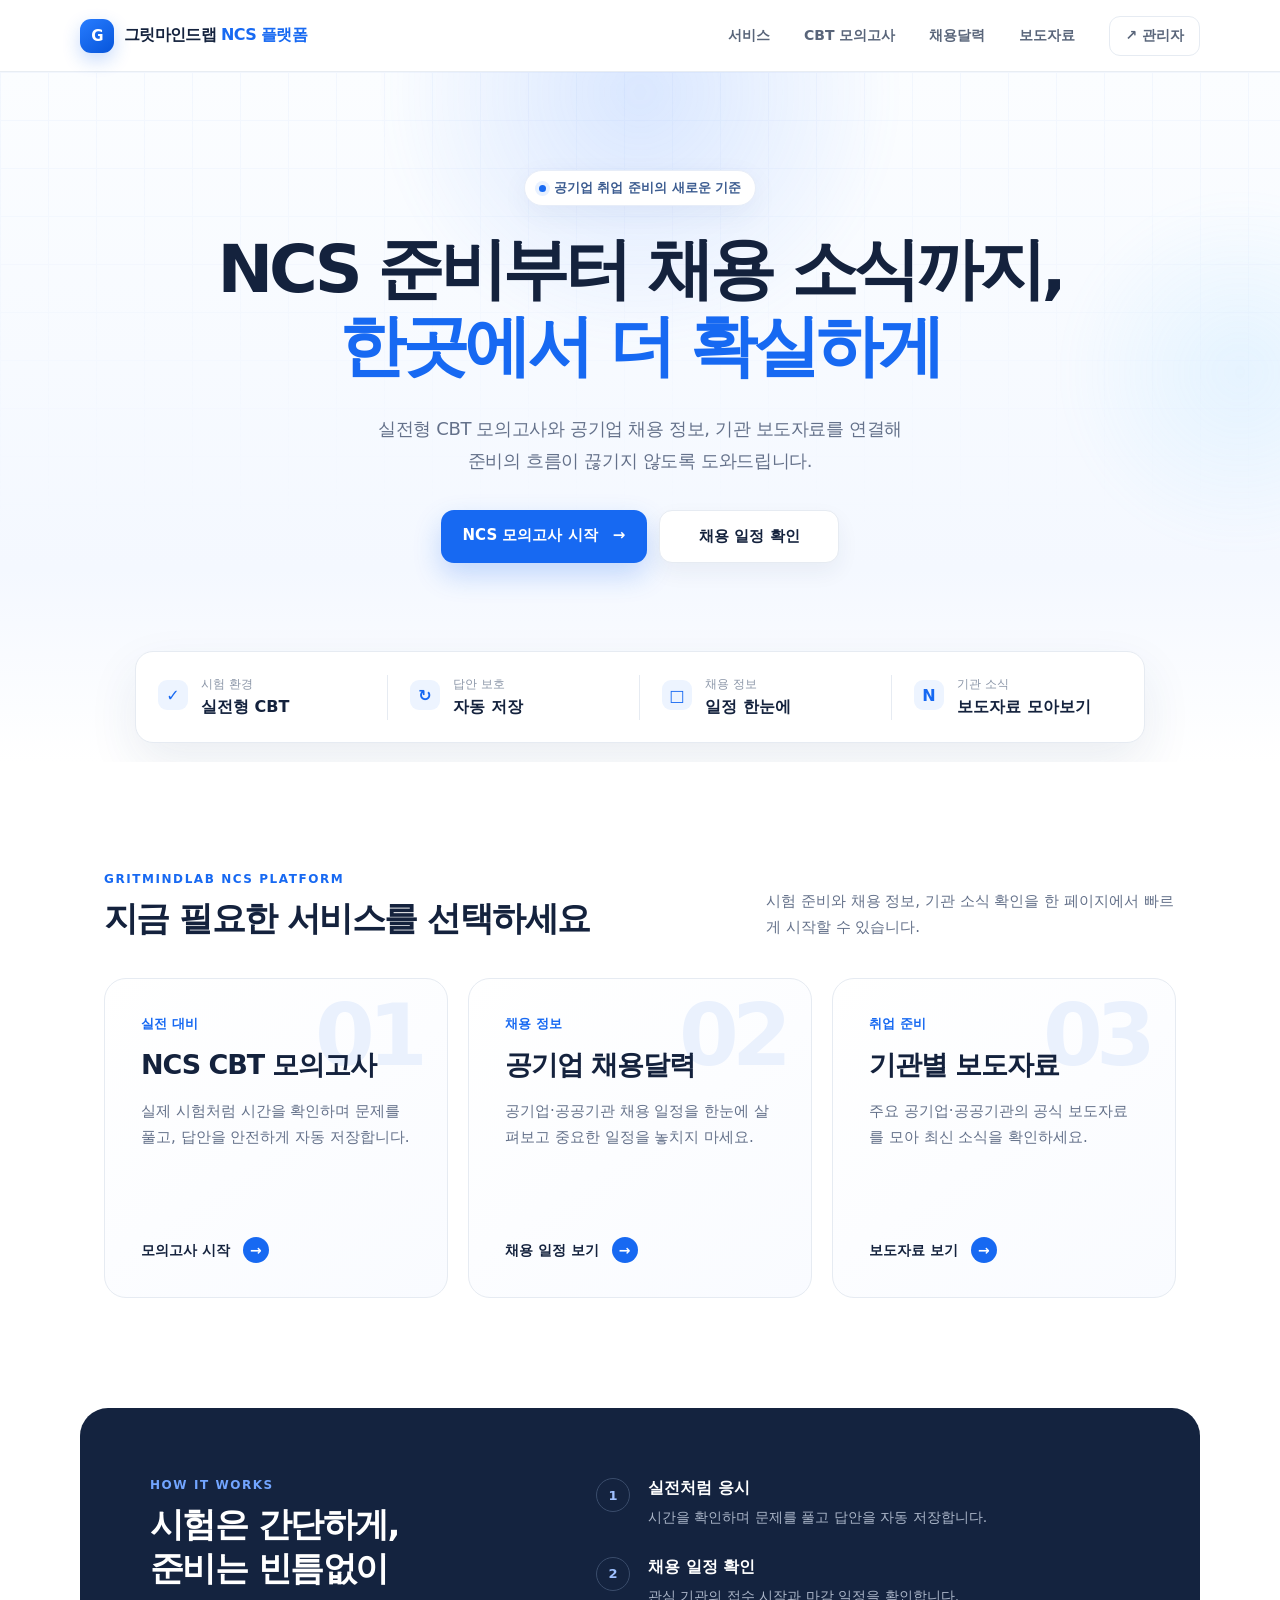
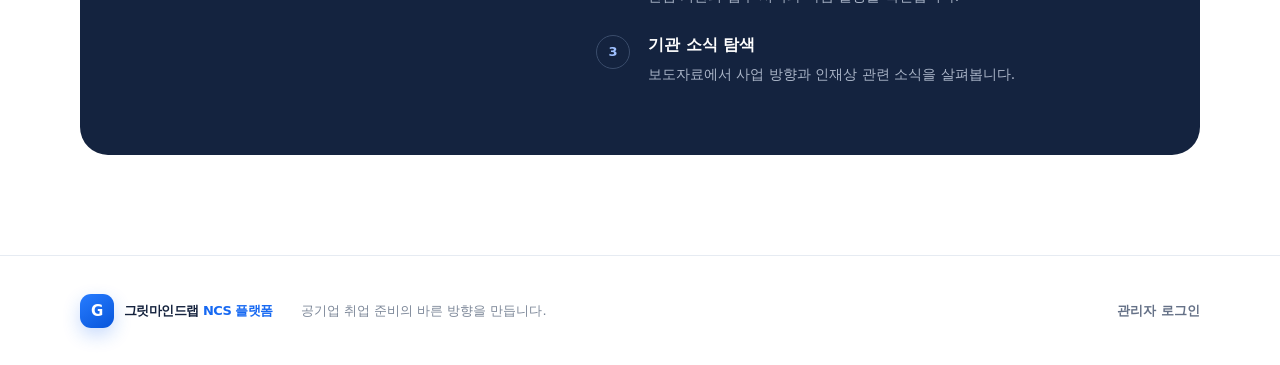
<file: index.html>
<!doctype html>
<html lang="ko">
<head>
  <meta charset="utf-8"><meta name="viewport" content="width=device-width,initial-scale=1">
  <title>그릿마인드랩 NCS 플랫폼 | 모의고사 · 채용달력 · 보도자료</title>
  <meta name="description" content="NCS CBT 모의고사와 공기업 채용 일정, 공공기관 보도자료를 한곳에서 확인하세요.">
  <meta property="og:title" content="그릿마인드랩 NCS 플랫폼"><meta property="og:description" content="모의고사부터 채용 일정과 기관 소식까지, 한곳에서">
  <meta property="og:image" content="assets/og.png"><link rel="stylesheet" href="assets/styles.css">
</head>
<body><main>
  <header class="site-header"><a class="brand" href="#top"><span class="brand-mark">G</span><span>그릿마인드랩 <b>NCS 플랫폼</b></span></a><nav aria-label="주요 메뉴"><a href="#services">서비스</a><a href="https://gritmindlab-dev.github.io/gritmindlab-cbt/">CBT 모의고사</a><a href="https://gritmindlab-dev.github.io/gritmindlab-recruit/">채용달력</a><a href="news/">보도자료</a><a class="admin-link" href="https://gritmindlab-dev.github.io/ncs-platform/admin/"><span aria-hidden="true">↗</span> 관리자</a></nav></header>
  <section class="hero" id="top"><div class="hero-glow glow-one"></div><div class="hero-glow glow-two"></div><div class="hero-content"><p class="pill"><span></span> 공기업 취업 준비의 새로운 기준</p><h1>NCS 준비부터 채용 소식까지,<strong>한곳에서 더 확실하게</strong></h1><p class="hero-copy">실전형 CBT 모의고사와 공기업 채용 정보, 기관 보도자료를 연결해<br class="desktop-break">준비의 흐름이 끊기지 않도록 도와드립니다.</p><div class="hero-actions"><a class="button primary" href="https://gritmindlab-dev.github.io/gritmindlab-cbt/">NCS 모의고사 시작 <span>→</span></a><a class="button secondary" href="https://gritmindlab-dev.github.io/gritmindlab-recruit/">채용 일정 확인</a></div></div><div class="quick-stats"><div><span class="stat-icon">✓</span><p>시험 환경</p><strong>실전형 CBT</strong></div><div><span class="stat-icon">↻</span><p>답안 보호</p><strong>자동 저장</strong></div><div><span class="stat-icon">□</span><p>채용 정보</p><strong>일정 한눈에</strong></div><div><span class="stat-icon">N</span><p>기관 소식</p><strong>보도자료 모아보기</strong></div></div></section>
  <section class="services-section" id="services"><div class="section-heading"><div><p class="kicker">GRITMINDLAB NCS PLATFORM</p><h2>지금 필요한 서비스를 선택하세요</h2></div><p>시험 준비와 채용 정보, 기관 소식 확인을 한 페이지에서 빠르게 시작할 수 있습니다.</p></div><div class="service-grid service-grid-three">
    <a class="service-card" href="https://gritmindlab-dev.github.io/gritmindlab-cbt/"><div class="service-number">01</div><p class="service-eyebrow">실전 대비</p><h3>NCS CBT 모의고사</h3><p class="service-description">실제 시험처럼 시간을 확인하며 문제를 풀고, 답안을 안전하게 자동 저장합니다.</p><span class="service-action">모의고사 시작 <b>→</b></span></a>
    <a class="service-card" href="https://gritmindlab-dev.github.io/gritmindlab-recruit/"><div class="service-number">02</div><p class="service-eyebrow">채용 정보</p><h3>공기업 채용달력</h3><p class="service-description">공기업·공공기관 채용 일정을 한눈에 살펴보고 중요한 일정을 놓치지 마세요.</p><span class="service-action">채용 일정 보기 <b>→</b></span></a>
    <a class="service-card" href="news/"><div class="service-number">03</div><p class="service-eyebrow">취업 준비</p><h3>기관별 보도자료</h3><p class="service-description">주요 공기업·공공기관의 공식 보도자료를 모아 최신 소식을 확인하세요.</p><span class="service-action">보도자료 보기 <b>→</b></span></a>
  </div></section>
  <section class="guide-section"><div><p class="kicker">HOW IT WORKS</p><h2>시험은 간단하게,<br>준비는 빈틈없이</h2></div><ol><li><span>1</span><div><strong>실전처럼 응시</strong><p>시간을 확인하며 문제를 풀고 답안을 자동 저장합니다.</p></div></li><li><span>2</span><div><strong>채용 일정 확인</strong><p>관심 기관의 접수 시작과 마감 일정을 확인합니다.</p></div></li><li><span>3</span><div><strong>기관 소식 탐색</strong><p>보도자료에서 사업 방향과 인재상 관련 소식을 살펴봅니다.</p></div></li></ol></section>
  <footer><div class="brand footer-brand"><span class="brand-mark">G</span><span>그릿마인드랩 <b>NCS 플랫폼</b></span></div><p>공기업 취업 준비의 바른 방향을 만듭니다.</p><a href="https://gritmindlab-dev.github.io/ncs-platform/admin/">관리자 로그인</a></footer>
</main></body></html>
</file>
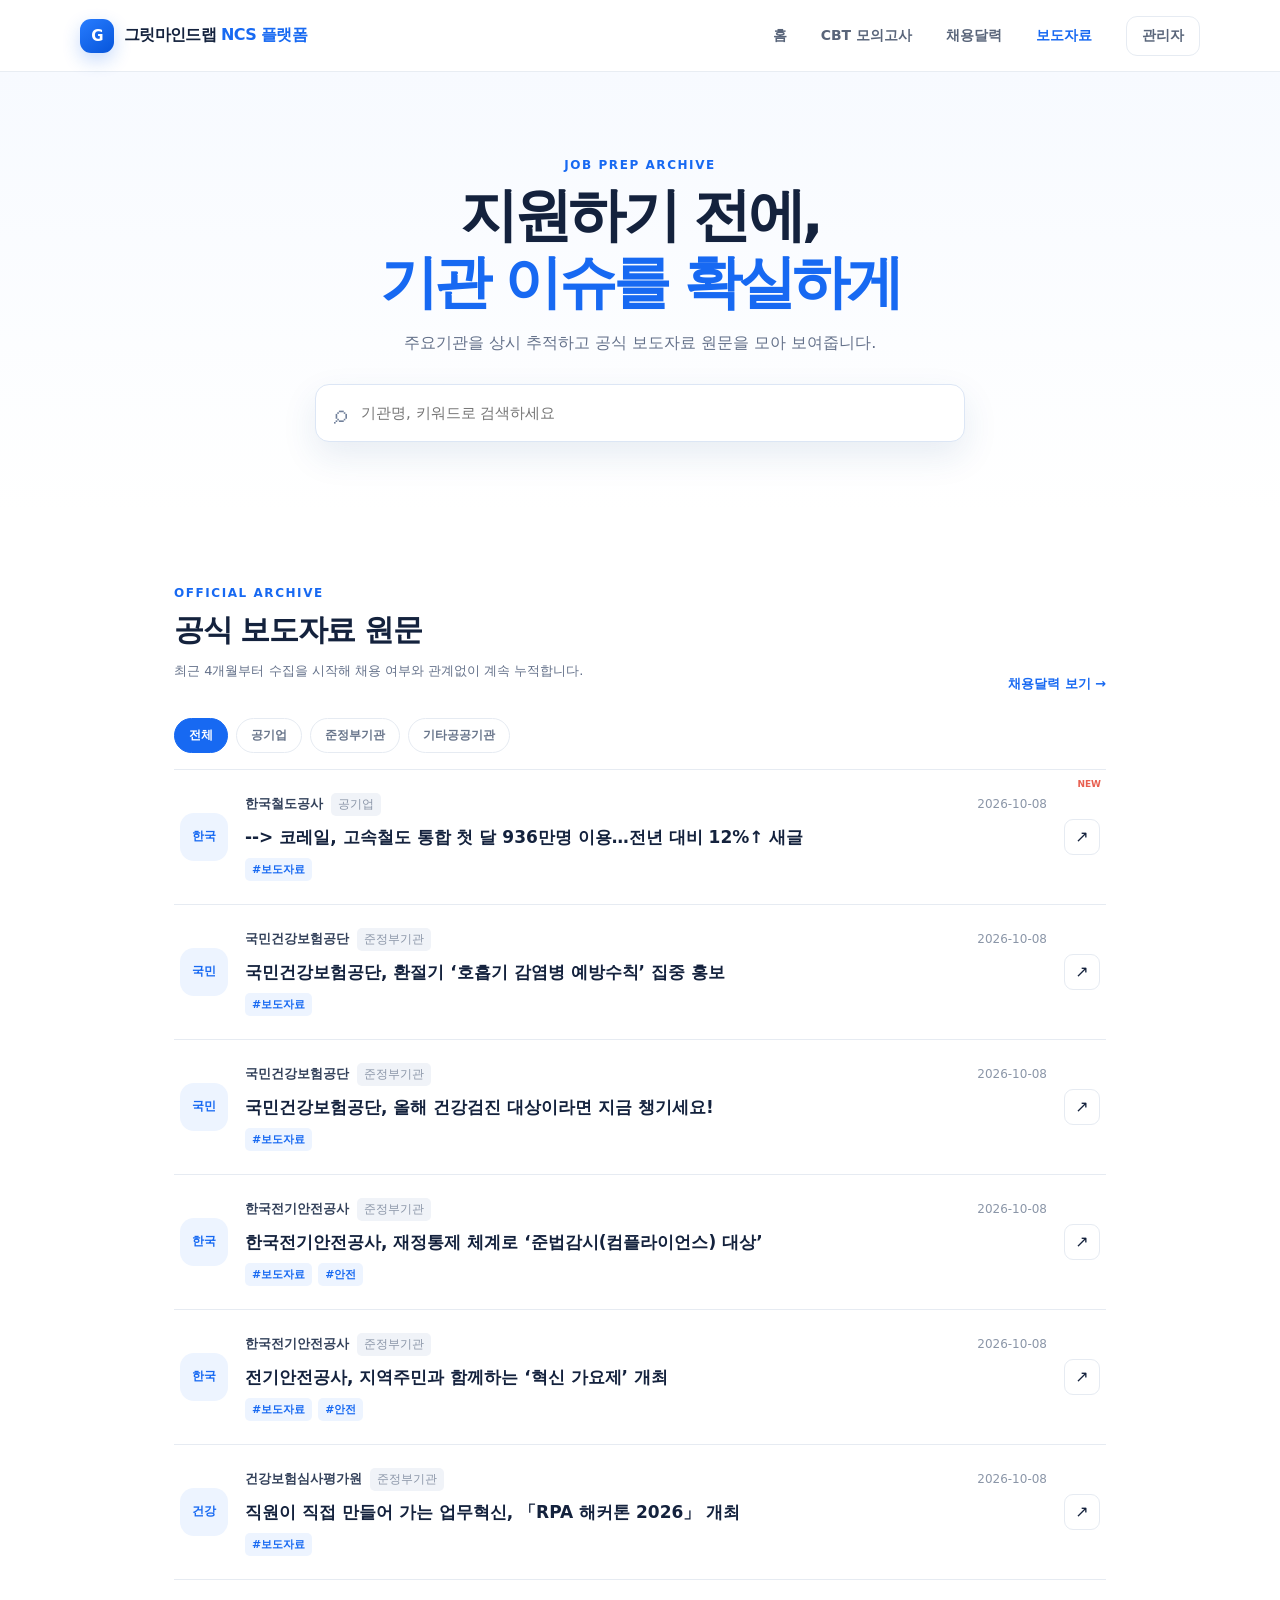
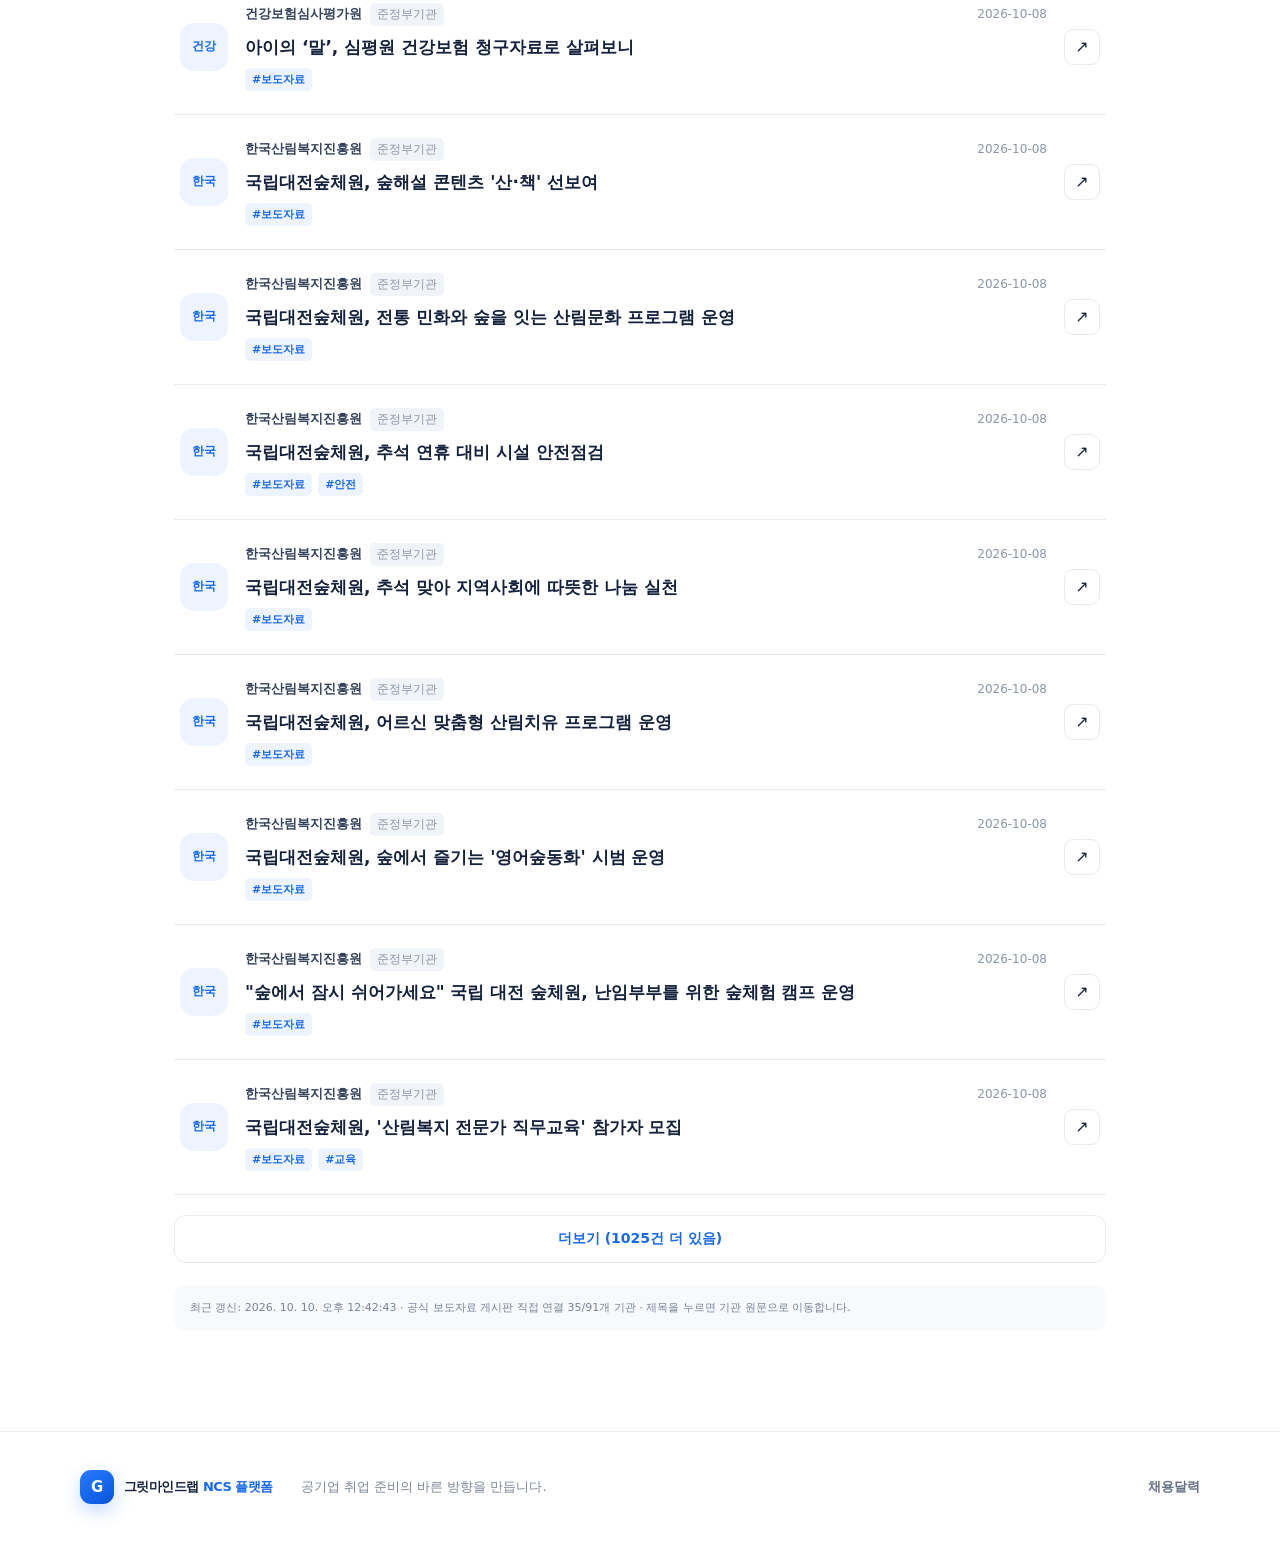
<file: news/index.html>
<!doctype html>
<html lang="ko"><head><meta charset="utf-8"><meta name="viewport" content="width=device-width,initial-scale=1"><title>기관별 보도자료 · 그릿마인드랩</title><meta name="description" content="공공기관 취업 준비, 공식 보도자료 원문을 한곳에서 확인하세요."><link rel="stylesheet" href="../assets/styles.css"><link rel="stylesheet" href="../assets/news.css"></head>
<body><main>
  <header class="site-header"><a class="brand" href="../"><span class="brand-mark">G</span><span>그릿마인드랩 <b>NCS 플랫폼</b></span></a><nav><a href="../">홈</a><a href="https://gritmindlab-dev.github.io/gritmindlab-cbt/">CBT 모의고사</a><a href="https://gritmindlab-dev.github.io/gritmindlab-recruit/">채용달력</a><a class="news-active" href="./">보도자료</a><a class="admin-link" href="https://gritmindlab-dev.github.io/ncs-platform/admin/">관리자</a></nav></header>
  <section class="news-hero"><p class="kicker">JOB PREP ARCHIVE</p><h1>지원하기 전에,<strong>기관 이슈를 확실하게</strong></h1><p>주요기관을 상시 추적하고 공식 보도자료 원문을 모아 보여줍니다.</p><div class="news-search"><span>⌕</span><input id="news-search" placeholder="기관명, 키워드로 검색하세요" aria-label="보도자료 검색"></div></section>
  <section class="news-content"><div class="news-heading"><div><p class="kicker">OFFICIAL ARCHIVE</p><h2>공식 보도자료 원문</h2><p>최근 4개월부터 수집을 시작해 채용 여부와 관계없이 계속 누적합니다.</p></div><a href="https://gritmindlab-dev.github.io/gritmindlab-recruit/">채용달력 보기 →</a></div><div class="news-filters" id="news-filters"><button class="active" data-type="전체">전체</button><button data-type="공기업">공기업</button><button data-type="준정부기관">준정부기관</button><button data-type="기타공공기관">기타공공기관</button></div><div class="news-list" id="news-list"></div><div class="news-note">공식 보도자료 데이터를 확인하고 있습니다.</div></section>
  <footer><div class="brand footer-brand"><span class="brand-mark">G</span><span>그릿마인드랩 <b>NCS 플랫폼</b></span></div><p>공기업 취업 준비의 바른 방향을 만듭니다.</p><a href="https://gritmindlab-dev.github.io/gritmindlab-recruit/">채용달력</a></footer>
  <script src="../assets/news.js"></script>
</main></body></html>
</file>
<file: assets/styles.css>
:root {
  --ink: #14223d;
  --muted: #64718a;
  --blue: #1769f2;
  --blue-dark: #0e52ce;
  --line: #e6ebf2;
  --surface: #f7f9fc;
}

* { box-sizing: border-box; }
html { scroll-behavior: smooth; }
body { margin: 0; background: white; color: var(--ink); font-family: "Pretendard", "Noto Sans KR", system-ui, -apple-system, sans-serif; }
a { color: inherit; text-decoration: none; }

.site-header {
  position: sticky; top: 0; z-index: 10; height: 72px; padding: 0 max(24px, calc((100vw - 1120px) / 2));
  display: flex; align-items: center; justify-content: space-between; background: rgba(255,255,255,.9);
  border-bottom: 1px solid rgba(230,235,242,.9); backdrop-filter: blur(18px);
}
.brand { display: flex; align-items: center; gap: 10px; font-weight: 750; letter-spacing: -.04em; }
.brand b { color: var(--blue); }
.brand-mark { width: 34px; height: 34px; display: grid; place-items: center; color: white; font-size: 15px; font-weight: 900; background: linear-gradient(145deg,#277cff,#0755da); border-radius: 11px; box-shadow: 0 7px 18px rgba(23,105,242,.24); }
nav { display: flex; align-items: center; gap: 34px; color: #59657a; font-size: 14px; font-weight: 600; }
nav a:hover { color: var(--blue); }
.admin-link { padding: 10px 15px; border: 1px solid var(--line); border-radius: 11px; background: white; }

.hero { position: relative; overflow: hidden; min-height: 690px; padding: 98px 24px 0; background: linear-gradient(180deg,#fbfdff 0%,#f4f8ff 72%,#fff 100%); }
.hero::before { content:""; position:absolute; inset:0; opacity:.28; background-image: linear-gradient(#dbe6fa 1px,transparent 1px),linear-gradient(90deg,#dbe6fa 1px,transparent 1px); background-size:48px 48px; mask-image:linear-gradient(to bottom,black,transparent 68%); }
.hero-glow { position:absolute; border-radius:50%; filter: blur(10px); }
.glow-one { width:520px; height:520px; left:50%; top:-240px; transform:translateX(-50%); background:radial-gradient(circle,rgba(68,132,255,.18),transparent 70%); }
.glow-two { width:360px; height:360px; right:-140px; top:120px; background:radial-gradient(circle,rgba(111,203,255,.13),transparent 70%); }
.hero-content { position: relative; z-index:1; max-width:900px; margin:0 auto; text-align:center; }
.pill { display:inline-flex; align-items:center; gap:8px; margin:0 0 25px; padding:8px 14px; color:#3c5c90; background:white; border:1px solid #e7edf8; border-radius:999px; font-size:13px; font-weight:700; box-shadow:0 8px 28px rgba(38,74,130,.06); }
.pill span { width:7px; height:7px; border-radius:50%; background:var(--blue); box-shadow:0 0 0 4px #e8f1ff; }
h1 { margin:0; font-size:clamp(42px,5.2vw,68px); line-height:1.16; letter-spacing:-.065em; font-weight:800; }
h1 strong { display:block; color:var(--blue); font-weight:800; }
.hero-copy { margin:28px auto 0; color:var(--muted); font-size:18px; line-height:1.75; letter-spacing:-.02em; }
.hero-actions { display:flex; justify-content:center; gap:12px; margin-top:34px; }
.button { min-width:180px; padding:16px 22px; border-radius:13px; font-size:15px; font-weight:750; transition:.2s ease; }
.button:hover { transform:translateY(-2px); }
.primary { color:white; background:var(--blue); box-shadow:0 12px 28px rgba(23,105,242,.23); }
.primary:hover { background:var(--blue-dark); }
.primary span { margin-left:10px; }
.secondary { background:white; border:1px solid var(--line); box-shadow:0 9px 22px rgba(38,57,92,.06); }
.quick-stats { position:relative; z-index:1; max-width:1010px; margin:88px auto 0; display:grid; grid-template-columns:repeat(4,1fr); background:white; border:1px solid var(--line); border-radius:18px; box-shadow:0 20px 50px rgba(31,62,112,.09); }
.quick-stats>div { position:relative; padding:24px 20px 24px 65px; }
.quick-stats>div:not(:last-child)::after { content:""; position:absolute; right:0; top:25%; height:50%; width:1px; background:var(--line); }
.stat-icon { position:absolute; left:22px; top:28px; width:30px; height:30px; display:grid; place-items:center; color:var(--blue); background:#edf4ff; border-radius:9px; font-weight:800; }
.quick-stats p { margin:0 0 4px; color:#8a95a7; font-size:12px; }
.quick-stats strong { font-size:16px; }

.services-section { max-width:1120px; margin:0 auto; padding:110px 24px; }
.section-heading { display:flex; justify-content:space-between; align-items:end; gap:40px; margin-bottom:38px; }
.kicker { margin:0 0 10px; color:var(--blue); font-size:12px; font-weight:800; letter-spacing:.13em; }
h2 { margin:0; font-size:34px; line-height:1.3; letter-spacing:-.045em; }
.section-heading>p { max-width:410px; margin:0; color:var(--muted); font-size:15px; line-height:1.7; }
.service-grid { display:grid; grid-template-columns:repeat(2,1fr); gap:20px; }
.service-grid-three { grid-template-columns:repeat(3,1fr); }
.service-card { position:relative; min-height:320px; overflow:hidden; padding:36px; border:1px solid var(--line); border-radius:22px; background:linear-gradient(145deg,#fff,#f9fbff); transition:.25s ease; }
.service-card:hover { transform:translateY(-5px); border-color:#bad2ff; box-shadow:0 20px 45px rgba(35,75,140,.11); }
.service-number { position:absolute; right:26px; top:13px; color:#eaf1fd; font-size:86px; line-height:1; font-weight:900; letter-spacing:-.08em; }
.service-eyebrow { margin:0 0 14px; color:var(--blue); font-size:13px; font-weight:800; }
.service-card h3 { position:relative; margin:0; font-size:27px; letter-spacing:-.04em; }
.service-description { position:relative; max-width:390px; margin:16px 0 50px; color:var(--muted); font-size:15px; line-height:1.7; }
.service-action { position:absolute; left:36px; bottom:34px; font-size:14px; font-weight:800; }
.service-action b { display:inline-grid; place-items:center; margin-left:8px; width:26px; height:26px; color:white; background:var(--blue); border-radius:50%; }

.guide-section { display:grid; grid-template-columns:.8fr 1.2fr; gap:90px; max-width:1120px; margin:0 auto 100px; padding:70px; color:white; background:#14233f; border-radius:28px; }
.guide-section .kicker { color:#72a5ff; }
.guide-section ol { margin:0; padding:0; list-style:none; display:grid; gap:28px; }
.guide-section li { display:flex; gap:18px; }
.guide-section li>span { flex:0 0 auto; width:34px; height:34px; display:grid; place-items:center; color:#9fc0ff; border:1px solid #3a4c6b; border-radius:50%; font-size:13px; font-weight:800; }
.guide-section strong { font-size:16px; }
.guide-section li p { margin:7px 0 0; color:#aab5c8; font-size:14px; line-height:1.6; }

footer { min-height:110px; padding:28px max(24px,calc((100vw - 1120px)/2)); display:flex; align-items:center; gap:28px; color:#7c8798; border-top:1px solid var(--line); font-size:13px; }
.footer-brand { color:var(--ink); }
footer p { flex:1; }
footer>a { color:#657187; font-weight:650; }

@media (max-width: 760px) {
  .site-header { height:64px; }
  nav a:not(.admin-link) { display:none; }
  nav { gap:0; }
  .admin-link { padding:8px 11px; font-size:12px; }
  .hero { min-height:auto; padding:75px 20px 0; }
  h1 { font-size:40px; }
  .hero-copy { font-size:16px; }
  .desktop-break { display:none; }
  .hero-actions { flex-direction:column; max-width:330px; margin:30px auto 0; }
  .quick-stats { grid-template-columns:1fr 1fr; margin-top:62px; border-radius:16px; }
  .quick-stats>div { padding:20px 12px 20px 52px; }
  .quick-stats>div:nth-child(2)::after { display:none; }
  .quick-stats>div:nth-child(-n+2) { border-bottom:1px solid var(--line); }
  .stat-icon { left:14px; top:24px; }
  .services-section { padding:80px 20px; }
  .section-heading { align-items:start; flex-direction:column; gap:14px; }
  h2 { font-size:28px; }
  .service-grid { grid-template-columns:1fr; }
  .service-card { min-height:290px; padding:30px; }
  .guide-section { grid-template-columns:1fr; gap:40px; margin:0 20px 70px; padding:42px 28px; }
  footer { align-items:flex-start; flex-direction:column; gap:12px; padding:28px 24px; }
  footer p { margin:0; }
}
</file>
<file: assets/news.css>
.news-active{color:var(--blue)!important}.news-hero{padding:86px 24px 70px;text-align:center;background:linear-gradient(180deg,#f7faff,#fff)}.news-hero h1{font-size:clamp(38px,5vw,58px)}.news-hero h1 strong{display:block}.news-hero>p:not(.kicker){color:var(--muted);font-size:16px}.news-search{max-width:650px;height:58px;margin:30px auto 0;padding:0 18px;display:flex;align-items:center;gap:12px;background:#fff;border:1px solid #dce6f5;border-radius:14px;box-shadow:0 14px 35px rgba(31,75,140,.1)}.news-search span{font-size:26px;color:#71809b}.news-search input{flex:1;border:0;outline:0;font:inherit;font-size:15px}.news-content{max-width:980px;margin:auto;padding:74px 24px 100px}.news-heading{display:flex;justify-content:space-between;align-items:end;margin-bottom:25px}.news-heading h2{font-size:30px}.news-heading>div>p:last-child{color:var(--muted);font-size:13px}.news-heading>a{color:var(--blue);font-size:13px;font-weight:800}.news-filters{display:flex;gap:8px;margin-bottom:16px;overflow:auto}.news-filters button{border:1px solid var(--line);border-radius:99px;padding:8px 14px;background:white;color:#68758b;font:inherit;font-size:12px;font-weight:700;white-space:nowrap;cursor:pointer}.news-filters button.active{background:var(--blue);border-color:var(--blue);color:white}.news-list{border-top:1px solid var(--line)}.news-card{position:relative;display:flex;align-items:center;gap:17px;min-height:122px;padding:23px 6px;border-bottom:1px solid var(--line);transition:.2s}.news-card:hover{background:#f9fbff;transform:translateX(3px)}.news-mark{flex:0 0 48px;height:48px;display:grid;place-items:center;color:#1769f2;background:#edf4ff;border-radius:14px;font-size:12px;font-weight:900}.news-main{flex:1;min-width:0}.news-meta{display:flex;gap:8px;align-items:center;color:#8b96a8;font-size:12px}.news-meta b{color:#33415a;font-size:13px}.news-meta span{padding:3px 7px;background:#f0f3f8;border-radius:5px}.news-meta time{margin-left:auto}.news-card h3{margin:10px 0 9px;font-size:17px;white-space:nowrap;overflow:hidden;text-overflow:ellipsis}.news-tags{display:flex;gap:6px}.news-tags span{padding:4px 7px;color:#1769f2;background:#edf4ff;border-radius:5px;font-size:11px;font-weight:700}.news-link{flex:0 0 36px;height:36px;display:grid;place-items:center;border:1px solid var(--line);border-radius:9px}.news-card>i{position:absolute;right:5px;top:9px;color:#e85f50;font-size:9px;font-style:normal;font-weight:900}.news-note{margin-top:22px;padding:14px 16px;color:#778399;background:#f7f9fc;border-radius:10px;font-size:11px;line-height:1.7}.news-empty{padding:60px;text-align:center;color:var(--muted)}
.report-section{max-width:980px;margin:0 auto;padding:70px 24px 0}.report-head{display:flex;align-items:end;justify-content:space-between;margin-bottom:24px}.report-head h2{font-size:30px}.report-head p:last-child{color:var(--muted);font-size:13px}.report-count{padding:8px 12px;border-radius:99px;color:var(--blue);background:#edf4ff;font-size:12px;font-weight:800}.report-card{display:flex;align-items:center;gap:22px;padding:30px;border:1px solid #cfe0fb;border-radius:20px;background:linear-gradient(135deg,#fafdff,#f0f6ff);box-shadow:0 16px 34px rgba(30,75,145,.08)}.report-badge{flex:0 0 76px;height:76px;display:grid;place-items:center;border-radius:20px;color:#fff;background:linear-gradient(145deg,#277cff,#0755da);font-size:18px;font-weight:900;box-shadow:0 12px 24px rgba(23,105,242,.22)}.report-info{flex:1}.report-info>span{color:var(--blue);font-size:12px;font-weight:800}.report-info h3{margin:6px 0 8px;font-size:23px}.report-info p{margin:0;color:var(--muted);font-size:13px}.report-meta{display:flex;gap:6px;margin-top:14px}.report-meta b{padding:5px 8px;border-radius:6px;color:#52637e;background:#fff;border:1px solid #dfe8f6;font-size:10px}.report-card>a{padding:13px 16px;border-radius:11px;color:#fff;background:var(--blue);font-size:13px;font-weight:800}.report-card>a strong{margin-left:8px}
@media(max-width:700px){.news-hero{padding:60px 18px 50px}.report-section{padding:55px 18px 0}.report-head{align-items:start}.report-count{display:none}.report-card{align-items:flex-start;flex-wrap:wrap;padding:23px}.report-badge{flex-basis:58px;height:58px;border-radius:15px}.report-info{flex:1}.report-info h3{font-size:19px}.report-info p{line-height:1.6}.report-card>a{width:100%;text-align:center}.news-content{padding:55px 18px}.news-heading{align-items:start}.news-heading>a{display:none}.news-card{gap:11px}.news-mark{flex-basis:42px;height:42px}.news-meta time{display:none}.news-card h3{font-size:15px}.news-link{width:32px;height:32px}.news-note{font-size:10px}}
.news-load-more{display:block;width:100%;margin-top:20px;padding:14px;border:1px solid var(--line);border-radius:12px;background:#fff;color:var(--blue);font:inherit;font-size:14px;font-weight:800;cursor:pointer;transition:.15s}
.news-load-more:hover{background:#f0f5ff;border-color:var(--blue)}
</file>
